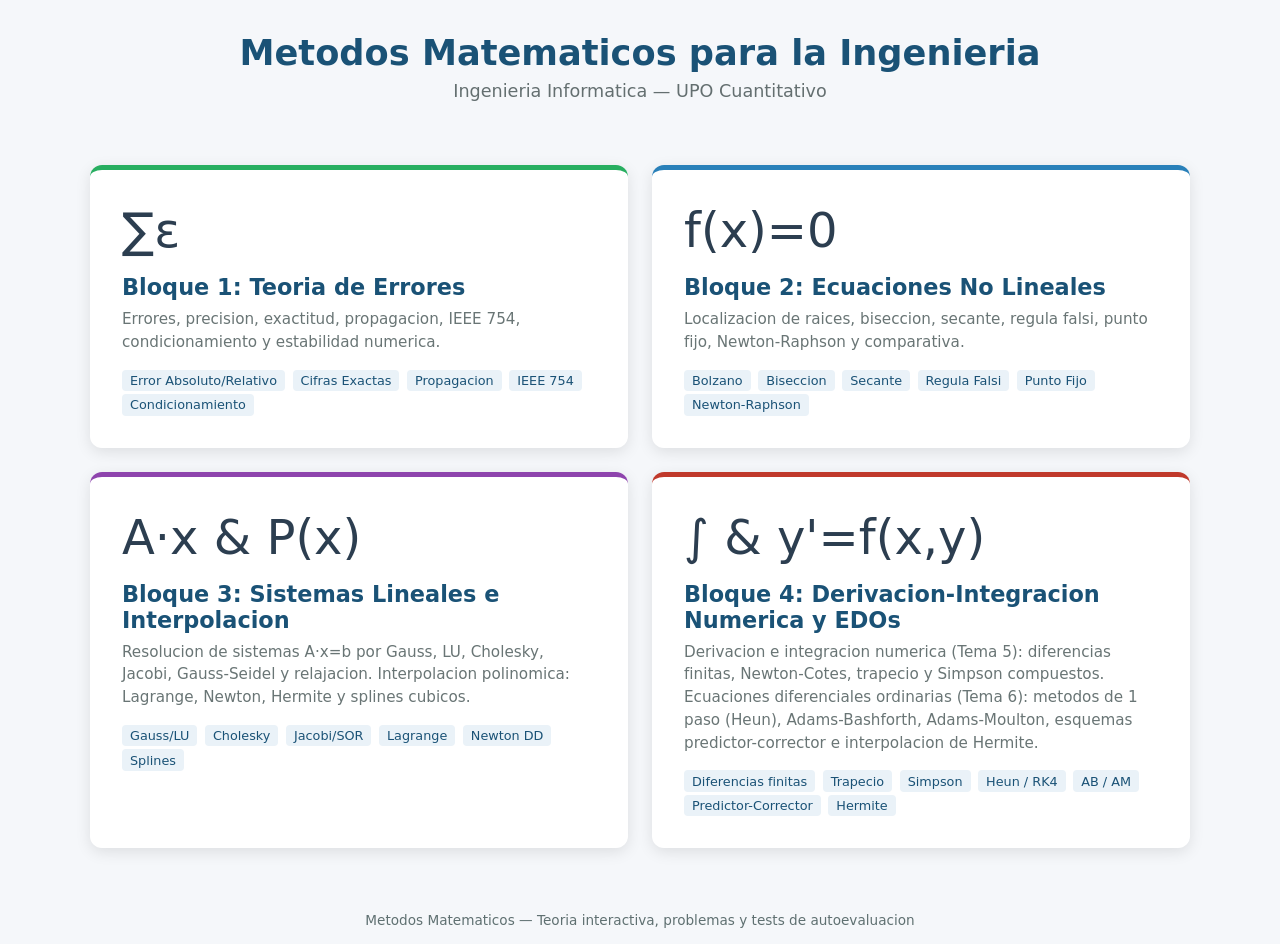
<file: index.html>
<!DOCTYPE html>
<html lang="es">
<head>
<meta charset="UTF-8">
<meta name="viewport" content="width=device-width, initial-scale=1.0">
<title>Metodos Matematicos</title>
<link rel="icon" href="data:image/svg+xml,<svg xmlns='http://www.w3.org/2000/svg' viewBox='0 0 100 100'><rect width='100' height='100' rx='15' fill='%231a5276'/><text x='50' y='72' font-size='50' text-anchor='middle' fill='white' font-family='serif'>MM</text></svg>">
<style>
:root{--pri:#1a5276;--pri-l:#2980b9;--bg:#f5f7fa;--card:#fff;--txt:#2c3e50;--sh:0 4px 15px rgba(0,0,0,.1);--r:12px}
*{margin:0;padding:0;box-sizing:border-box}
body{font-family:'Segoe UI',system-ui,sans-serif;background:var(--bg);color:var(--txt);min-height:100vh;display:flex;flex-direction:column;align-items:center;justify-content:center;position:relative;overflow-x:hidden}
body::before{content:'';position:fixed;top:0;left:0;width:100%;height:100%;z-index:-1;opacity:.04;background-image:url("data:image/svg+xml,%3Csvg xmlns='http://www.w3.org/2000/svg' width='800' height='600' viewBox='0 0 800 600'%3E%3Ctext x='30' y='50' font-size='28' fill='%231a5276' font-family='serif'%3E%E2%88%AB f(x)dx%3C/text%3E%3Ctext x='400' y='90' font-size='24' fill='%231a5276' font-family='serif'%3E%CE%B5 = %7Cx - x*%7C%3C/text%3E%3Ctext x='150' y='140' font-size='30' fill='%231a5276' font-family='serif'%3E%E2%88%91%3C/text%3E%3Ctext x='500' y='160' font-size='22' fill='%231a5276' font-family='serif'%3Ex%E2%82%99%E2%82%8A%E2%82%81 = x%E2%82%99 - f/f'%3C/text%3E%3Ctext x='50' y='220' font-size='26' fill='%231a5276' font-family='serif'%3E%CE%B1 %C2%B7 %CE%B2 %C2%B7 %CE%B3%3C/text%3E%3Ctext x='350' y='260' font-size='20' fill='%231a5276' font-family='serif'%3E(b-a)/2%E2%81%BF%3C/text%3E%3Ctext x='100' y='320' font-size='24' fill='%231a5276' font-family='serif'%3Ef(a)%C2%B7f(b)%3C0%3C/text%3E%3Ctext x='500' y='340' font-size='28' fill='%231a5276' font-family='serif'%3E%E2%88%9E%3C/text%3E%3Ctext x='250' y='400' font-size='22' fill='%231a5276' font-family='serif'%3E%7Cg'(x)%7C %E2%89%A4 k %3C 1%3C/text%3E%3Ctext x='600' y='420' font-size='26' fill='%231a5276' font-family='serif'%3E%CF%80 e %CF%86%3C/text%3E%3Ctext x='80' y='480' font-size='20' fill='%231a5276' font-family='serif'%3EEA %E2%89%A4 10%E2%81%BB%E1%B5%96%3C/text%3E%3Ctext x='450' y='520' font-size='24' fill='%231a5276' font-family='serif'%3E%CE%94x %E2%86%92 0%3C/text%3E%3Ctext x='200' y='560' font-size='28' fill='%231a5276' font-family='serif'%3Elim%3C/text%3E%3C/svg%3E");background-size:cover}
.header{text-align:center;padding:2rem;margin-bottom:2rem}
.header h1{font-size:2.2rem;color:var(--pri);margin-bottom:.5rem}
.header p{font-size:1.1rem;color:#7f8c8d}
.header .sub{font-size:.9rem;color:#95a5a6;margin-top:.3rem}
.cards{display:grid;grid-template-columns:1fr 1fr;gap:1.5rem;max-width:1100px;width:90%;margin:0 auto}
@media(max-width:1100px){.cards{grid-template-columns:1fr 1fr}}
.card{background:var(--card);border-radius:var(--r);padding:2rem;box-shadow:var(--sh);text-decoration:none;color:var(--txt);transition:transform .3s,box-shadow .3s;border-top:5px solid var(--pri)}
.card:hover{transform:translateY(-5px);box-shadow:0 8px 25px rgba(0,0,0,.15)}
.card .icon{font-size:3rem;margin-bottom:1rem;display:block}
.card h2{font-size:1.4rem;color:var(--pri);margin-bottom:.5rem}
.card p{font-size:.95rem;color:#7f8c8d;line-height:1.5}
.card .topics{margin-top:.8rem;font-size:.85rem;color:#95a5a6}
.card .topics span{display:inline-block;background:#eaf2f8;color:var(--pri);padding:.2rem .5rem;border-radius:4px;margin:.2rem .2rem 0 0;font-size:.8rem}
.card.b1{border-top-color:#27ae60}
.card.b2{border-top-color:#2980b9}
.card.b3{border-top-color:#8e44ad}
.card.b4{border-top-color:#c0392b}
.footer{margin-top:3rem;text-align:center;padding:1rem;font-size:.85rem;color:#95a5a6}
@media(max-width:600px){.cards{grid-template-columns:1fr}.header h1{font-size:1.6rem}}
</style>
<link rel="stylesheet" href="impeccable-fix.css?v=20261124">
</head>
<body>

<div class="header">
  <h1>Metodos Matematicos para la Ingenieria</h1>
  <p>Ingenieria Informatica &mdash; UPO Cuantitativo</p>
</div>

<div class="cards">
  <a href="Bloque1/index.html" class="card b1">
    <span class="icon">&#8721;&epsilon;</span>
    <h2>Bloque 1: Teoria de Errores</h2>
    <p>Errores, precision, exactitud, propagacion, IEEE 754, condicionamiento y estabilidad numerica.</p>
    <div class="topics">
      <span>Error Absoluto/Relativo</span>
      <span>Cifras Exactas</span>
      <span>Propagacion</span>
      <span>IEEE 754</span>
      <span>Condicionamiento</span>
    </div>
  </a>
  <a href="Bloque2/index.html" class="card b2">
    <span class="icon">f(x)=0</span>
    <h2>Bloque 2: Ecuaciones No Lineales</h2>
    <p>Localizacion de raices, biseccion, secante, regula falsi, punto fijo, Newton-Raphson y comparativa.</p>
    <div class="topics">
      <span>Bolzano</span>
      <span>Biseccion</span>
      <span>Secante</span>
      <span>Regula Falsi</span>
      <span>Punto Fijo</span>
      <span>Newton-Raphson</span>
    </div>
  </a>
  <a href="Bloque3/index.html" class="card b3">
    <span class="icon">A&middot;x &amp; P(x)</span>
    <h2>Bloque 3: Sistemas Lineales e Interpolacion</h2>
    <p>Resolucion de sistemas A&middot;x=b por Gauss, LU, Cholesky, Jacobi, Gauss-Seidel y relajacion. Interpolacion polinomica: Lagrange, Newton, Hermite y splines cubicos.</p>
    <div class="topics">
      <span>Gauss/LU</span>
      <span>Cholesky</span>
      <span>Jacobi/SOR</span>
      <span>Lagrange</span>
      <span>Newton DD</span>
      <span>Splines</span>
    </div>
  </a>
  <a href="Bloque 4/index.html" class="card b4">
    <span class="icon">&#8747; &amp; y'=f(x,y)</span>
    <h2>Bloque 4: Derivacion-Integracion Numerica y EDOs</h2>
    <p>Derivacion e integracion numerica (Tema 5): diferencias finitas, Newton-Cotes, trapecio y Simpson compuestos. Ecuaciones diferenciales ordinarias (Tema 6): metodos de 1 paso (Heun), Adams-Bashforth, Adams-Moulton, esquemas predictor-corrector e interpolacion de Hermite.</p>
    <div class="topics">
      <span>Diferencias finitas</span>
      <span>Trapecio</span>
      <span>Simpson</span>
      <span>Heun / RK4</span>
      <span>AB / AM</span>
      <span>Predictor-Corrector</span>
      <span>Hermite</span>
    </div>
  </a>
</div>

<div class="footer">
  Metodos Matematicos &mdash; Teoria interactiva, problemas y tests de autoevaluacion
</div>

</body>
</html>
</file>
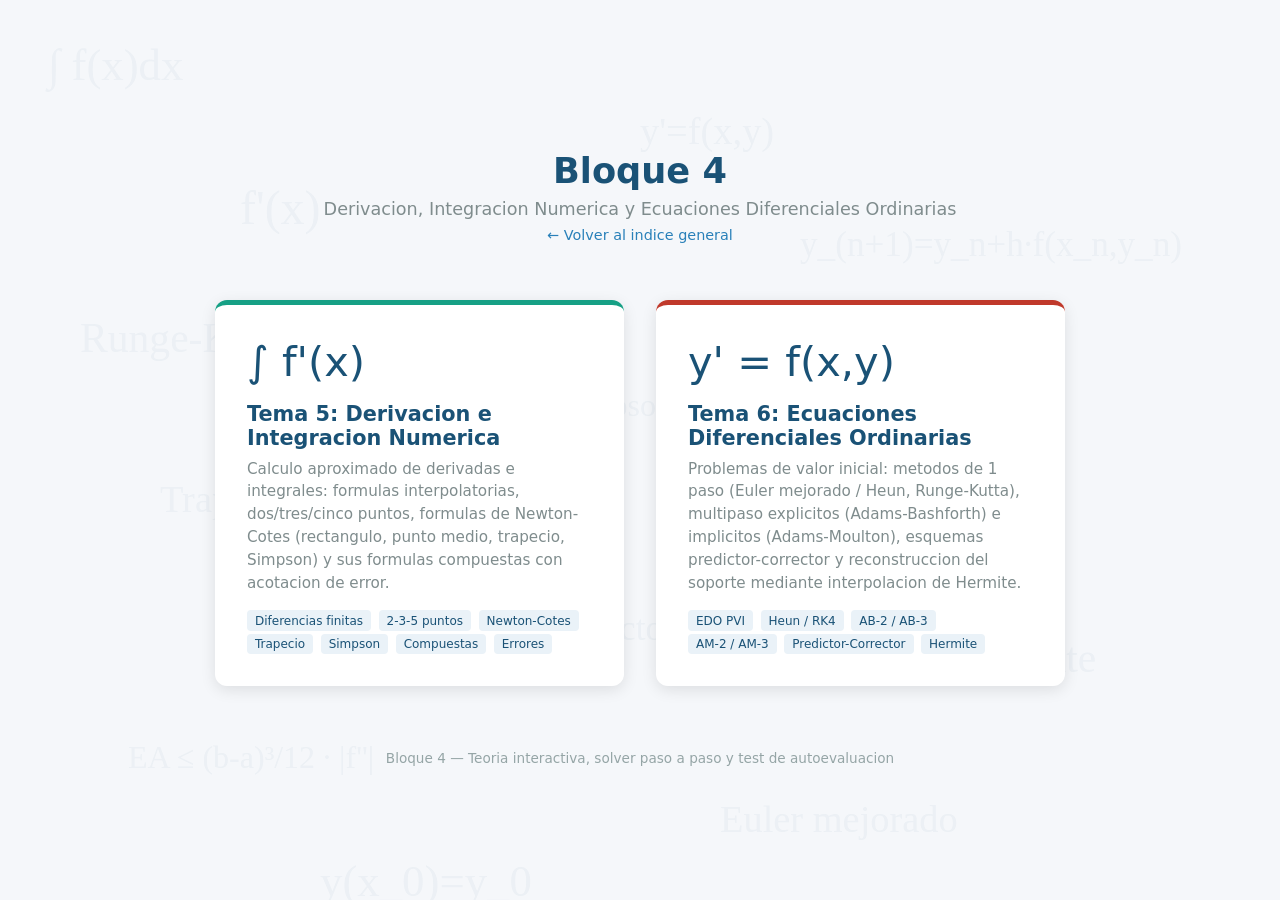
<file: Bloque 4/index.html>
<!DOCTYPE html>
<html lang="es">
<head>
<meta charset="UTF-8">
<meta name="viewport" content="width=device-width, initial-scale=1.0">
<title>Bloque 4 - Metodos Matematicos</title>
<link rel="icon" href="data:image/svg+xml,<svg xmlns='http://www.w3.org/2000/svg' viewBox='0 0 100 100'><rect width='100' height='100' rx='15' fill='%231a5276'/><text x='50' y='72' font-size='50' text-anchor='middle' fill='white' font-family='serif'>B4</text></svg>">
<style>
:root{--pri:#1a5276;--pri-l:#2980b9;--bg:#f5f7fa;--card:#fff;--txt:#2c3e50;--sh:0 4px 15px rgba(0,0,0,.1);--r:12px}
*{margin:0;padding:0;box-sizing:border-box}
body{font-family:'Segoe UI',system-ui,sans-serif;background:var(--bg);color:var(--txt);min-height:100vh;display:flex;flex-direction:column;align-items:center;justify-content:center;position:relative;overflow-x:hidden}
body::before{content:'';position:fixed;top:0;left:0;width:100%;height:100%;z-index:-1;opacity:.04;background-image:url("data:image/svg+xml,%3Csvg xmlns='http://www.w3.org/2000/svg' width='800' height='600' viewBox='0 0 800 600'%3E%3Ctext x='30' y='50' font-size='28' fill='%231a5276' font-family='serif'%3E%E2%88%AB f(x)dx%3C/text%3E%3Ctext x='400' y='90' font-size='24' fill='%231a5276' font-family='serif'%3Ey'=f(x,y)%3C/text%3E%3Ctext x='150' y='140' font-size='30' fill='%231a5276' font-family='serif'%3Ef'(x)%3C/text%3E%3Ctext x='500' y='160' font-size='22' fill='%231a5276' font-family='serif'%3Ey_(n+1)=y_n+h%C2%B7f(x_n,y_n)%3C/text%3E%3Ctext x='50' y='220' font-size='26' fill='%231a5276' font-family='serif'%3ERunge-Kutta%3C/text%3E%3Ctext x='350' y='260' font-size='20' fill='%231a5276' font-family='serif'%3ESimpson%3C/text%3E%3Ctext x='100' y='320' font-size='24' fill='%231a5276' font-family='serif'%3ETrapecio%3C/text%3E%3Ctext x='500' y='340' font-size='28' fill='%231a5276' font-family='serif'%3EAB - AM%3C/text%3E%3Ctext x='250' y='400' font-size='22' fill='%231a5276' font-family='serif'%3EPredictor-Corrector%3C/text%3E%3Ctext x='600' y='420' font-size='26' fill='%231a5276' font-family='serif'%3EHermite%3C/text%3E%3Ctext x='80' y='480' font-size='20' fill='%231a5276' font-family='serif'%3EEA %E2%89%A4 (b-a)%C2%B3/12 %C2%B7 |f''|%3C/text%3E%3Ctext x='450' y='520' font-size='24' fill='%231a5276' font-family='serif'%3EEuler mejorado%3C/text%3E%3Ctext x='200' y='560' font-size='28' fill='%231a5276' font-family='serif'%3Ey(x_0)=y_0%3C/text%3E%3C/svg%3E");background-size:cover}
.header{text-align:center;padding:2rem;margin-bottom:1.5rem}
.header h1{font-size:2.2rem;color:var(--pri);margin-bottom:.5rem}
.header p{font-size:1.1rem;color:#7f8c8d}
.header a{color:var(--pri-l);text-decoration:none;font-size:.9rem;display:inline-block;margin-top:.5rem}
.header a:hover{text-decoration:underline}
.cards{display:grid;grid-template-columns:1fr 1fr;gap:2rem;max-width:850px;width:90%;margin:0 auto}
.card{background:var(--card);border-radius:var(--r);padding:2rem;box-shadow:var(--sh);text-decoration:none;color:var(--txt);transition:transform .3s,box-shadow .3s;border-top:5px solid var(--pri)}
.card:hover{transform:translateY(-5px);box-shadow:0 8px 25px rgba(0,0,0,.15)}
.card .icon{font-size:2.6rem;margin-bottom:1rem;display:block;color:var(--pri)}
.card h2{font-size:1.3rem;color:var(--pri);margin-bottom:.5rem}
.card p{font-size:.95rem;color:#7f8c8d;line-height:1.5}
.card .topics{margin-top:.8rem;font-size:.85rem;color:#95a5a6}
.card .topics span{display:inline-block;background:#eaf2f8;color:var(--pri);padding:.2rem .5rem;border-radius:4px;margin:.2rem .2rem 0 0;font-size:.75rem}
.card.s1{border-top-color:#16a085}
.card.s2{border-top-color:#c0392b}
.footer{margin-top:3rem;text-align:center;padding:1rem;font-size:.85rem;color:#95a5a6}
@media(max-width:600px){.cards{grid-template-columns:1fr}.header h1{font-size:1.6rem}}
</style>
</head>
<body>

<div class="header">
  <h1>Bloque 4</h1>
  <p>Derivacion, Integracion Numerica y Ecuaciones Diferenciales Ordinarias</p>
  <a href="../index.html">&larr; Volver al indice general</a>
</div>

<div class="cards">
  <a href="Tema 5/index.html" class="card s1">
    <span class="icon">&#8747; f'(x)</span>
    <h2>Tema 5: Derivacion e Integracion Numerica</h2>
    <p>Calculo aproximado de derivadas e integrales: formulas interpolatorias, dos/tres/cinco puntos, formulas de Newton-Cotes (rectangulo, punto medio, trapecio, Simpson) y sus formulas compuestas con acotacion de error.</p>
    <div class="topics">
      <span>Diferencias finitas</span>
      <span>2-3-5 puntos</span>
      <span>Newton-Cotes</span>
      <span>Trapecio</span>
      <span>Simpson</span>
      <span>Compuestas</span>
      <span>Errores</span>
    </div>
  </a>
  <a href="Tema 6/index.html" class="card s2">
    <span class="icon">y' = f(x,y)</span>
    <h2>Tema 6: Ecuaciones Diferenciales Ordinarias</h2>
    <p>Problemas de valor inicial: metodos de 1 paso (Euler mejorado / Heun, Runge-Kutta), multipaso explicitos (Adams-Bashforth) e implicitos (Adams-Moulton), esquemas predictor-corrector y reconstruccion del soporte mediante interpolacion de Hermite.</p>
    <div class="topics">
      <span>EDO PVI</span>
      <span>Heun / RK4</span>
      <span>AB-2 / AB-3</span>
      <span>AM-2 / AM-3</span>
      <span>Predictor-Corrector</span>
      <span>Hermite</span>
    </div>
  </a>
</div>

<div class="footer">
  Bloque 4 &mdash; Teoria interactiva, solver paso a paso y test de autoevaluacion
</div>

</body>
</html>
</file>
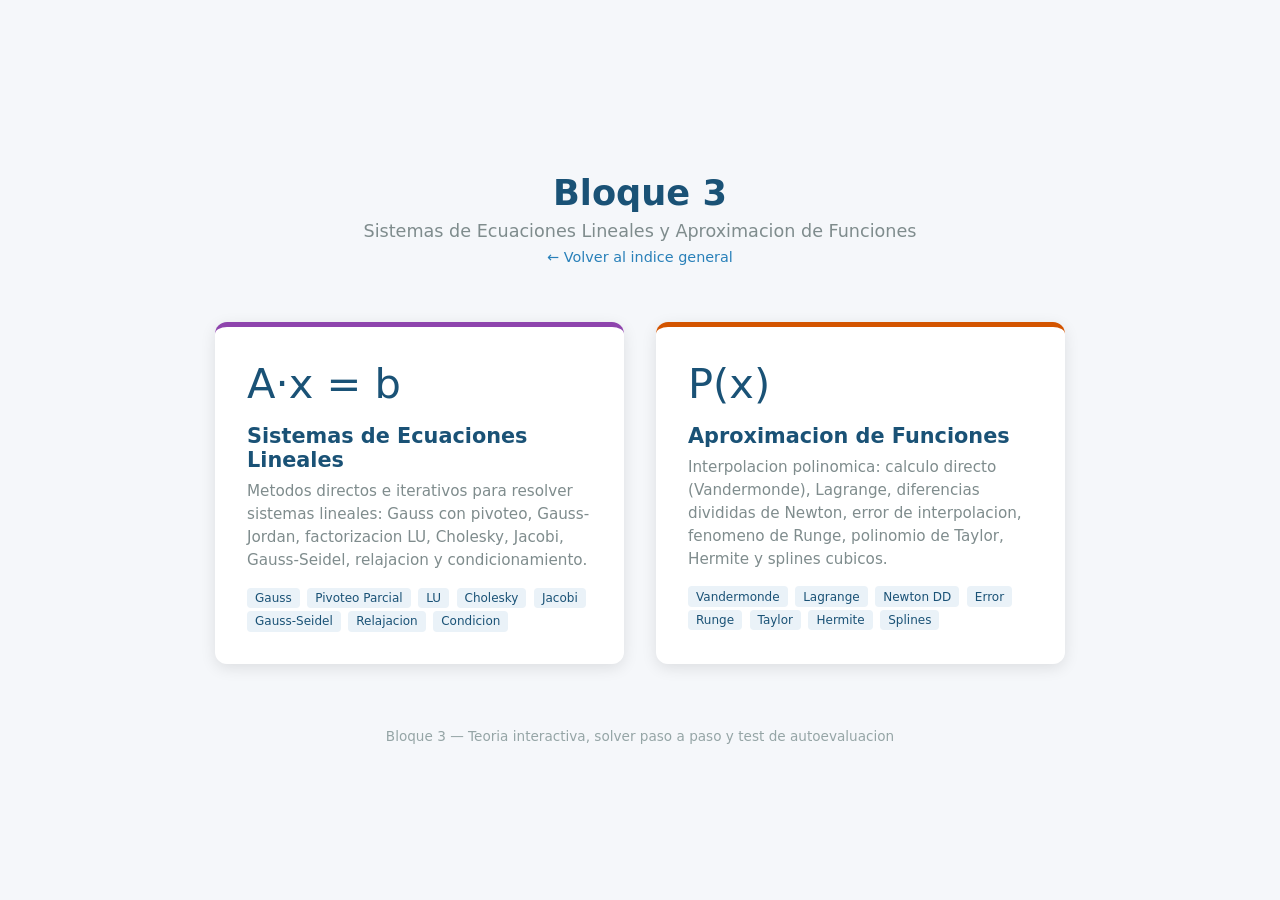
<file: Bloque3/index.html>
<!DOCTYPE html>
<html lang="es">
<head>
<meta charset="UTF-8">
<meta name="viewport" content="width=device-width, initial-scale=1.0">
<title>Bloque 3 - Metodos Matematicos</title>
<link rel="icon" href="data:image/svg+xml,<svg xmlns='http://www.w3.org/2000/svg' viewBox='0 0 100 100'><rect width='100' height='100' rx='15' fill='%231a5276'/><text x='50' y='72' font-size='50' text-anchor='middle' fill='white' font-family='serif'>B3</text></svg>">
<style>
:root{--pri:#1a5276;--pri-l:#2980b9;--bg:#f5f7fa;--card:#fff;--txt:#2c3e50;--sh:0 4px 15px rgba(0,0,0,.1);--r:12px}
*{margin:0;padding:0;box-sizing:border-box}
body{font-family:'Segoe UI',system-ui,sans-serif;background:var(--bg);color:var(--txt);min-height:100vh;display:flex;flex-direction:column;align-items:center;justify-content:center;position:relative;overflow-x:hidden}
body::before{content:'';position:fixed;top:0;left:0;width:100%;height:100%;z-index:-1;opacity:.04;background-image:url("data:image/svg+xml,%3Csvg xmlns='http://www.w3.org/2000/svg' width='800' height='600' viewBox='0 0 800 600'%3E%3Ctext x='30' y='50' font-size='28' fill='%231a5276' font-family='serif'%3EAx=b%3C/text%3E%3Ctext x='400' y='90' font-size='24' fill='%231a5276' font-family='serif'%3EL%C2%B7U%3C/text%3E%3Ctext x='150' y='140' font-size='30' fill='%231a5276' font-family='serif'%3E%CF%81(T)%3C1%3C/text%3E%3Ctext x='500' y='160' font-size='22' fill='%231a5276' font-family='serif'%3EP_n(x)=%CE%A3 f(x_i)%C2%B7L_i(x)%3C/text%3E%3Ctext x='50' y='220' font-size='26' fill='%231a5276' font-family='serif'%3Ef[x_0,x_1,...,x_n]%3C/text%3E%3Ctext x='350' y='260' font-size='20' fill='%231a5276' font-family='serif'%3E%CE%BA(A)=%E2%80%96A%E2%80%96%C2%B7%E2%80%96A%E2%81%BB%C2%B9%E2%80%96%3C/text%3E%3Ctext x='100' y='320' font-size='24' fill='%231a5276' font-family='serif'%3ES_i(x)=a+b(x-x_i)+c(x-x_i)%C2%B2%3C/text%3E%3Ctext x='500' y='340' font-size='28' fill='%231a5276' font-family='serif'%3E%CF%89%E2%88%88(0,2)%3C/text%3E%3Ctext x='250' y='400' font-size='22' fill='%231a5276' font-family='serif'%3EJacobi - Gauss-Seidel%3C/text%3E%3Ctext x='600' y='420' font-size='26' fill='%231a5276' font-family='serif'%3ESpline%3C/text%3E%3Ctext x='80' y='480' font-size='20' fill='%231a5276' font-family='serif'%3EE_A(x) %E2%89%A4 M%C2%B7%E2%88%8F%7Cx-x_i%7C/(n+1)!%3C/text%3E%3Ctext x='450' y='520' font-size='24' fill='%231a5276' font-family='serif'%3ELagrange - Newton%3C/text%3E%3Ctext x='200' y='560' font-size='28' fill='%231a5276' font-family='serif'%3ERunge%3C/text%3E%3C/svg%3E");background-size:cover}
.header{text-align:center;padding:2rem;margin-bottom:1.5rem}
.header h1{font-size:2.2rem;color:var(--pri);margin-bottom:.5rem}
.header p{font-size:1.1rem;color:#7f8c8d}
.header a{color:var(--pri-l);text-decoration:none;font-size:.9rem;display:inline-block;margin-top:.5rem}
.header a:hover{text-decoration:underline}
.cards{display:grid;grid-template-columns:1fr 1fr;gap:2rem;max-width:850px;width:90%;margin:0 auto}
.card{background:var(--card);border-radius:var(--r);padding:2rem;box-shadow:var(--sh);text-decoration:none;color:var(--txt);transition:transform .3s,box-shadow .3s;border-top:5px solid var(--pri)}
.card:hover{transform:translateY(-5px);box-shadow:0 8px 25px rgba(0,0,0,.15)}
.card .icon{font-size:2.6rem;margin-bottom:1rem;display:block;color:var(--pri)}
.card h2{font-size:1.3rem;color:var(--pri);margin-bottom:.5rem}
.card p{font-size:.95rem;color:#7f8c8d;line-height:1.5}
.card .topics{margin-top:.8rem;font-size:.85rem;color:#95a5a6}
.card .topics span{display:inline-block;background:#eaf2f8;color:var(--pri);padding:.2rem .5rem;border-radius:4px;margin:.2rem .2rem 0 0;font-size:.75rem}
.card.s1{border-top-color:#8e44ad}
.card.s2{border-top-color:#d35400}
.footer{margin-top:3rem;text-align:center;padding:1rem;font-size:.85rem;color:#95a5a6}
@media(max-width:600px){.cards{grid-template-columns:1fr}.header h1{font-size:1.6rem}}
</style>
</head>
<body>

<div class="header">
  <h1>Bloque 3</h1>
  <p>Sistemas de Ecuaciones Lineales y Aproximacion de Funciones</p>
  <a href="../index.html">&larr; Volver al indice general</a>
</div>

<div class="cards">
  <a href="Tema 3/index.html" class="card s1">
    <span class="icon">A&middot;x = b</span>
    <h2>Sistemas de Ecuaciones Lineales</h2>
    <p>Metodos directos e iterativos para resolver sistemas lineales: Gauss con pivoteo, Gauss-Jordan, factorizacion LU, Cholesky, Jacobi, Gauss-Seidel, relajacion y condicionamiento.</p>
    <div class="topics">
      <span>Gauss</span>
      <span>Pivoteo Parcial</span>
      <span>LU</span>
      <span>Cholesky</span>
      <span>Jacobi</span>
      <span>Gauss-Seidel</span>
      <span>Relajacion</span>
      <span>Condicion</span>
    </div>
  </a>
  <a href="Tema 4/index.html" class="card s2">
    <span class="icon">P(x)</span>
    <h2>Aproximacion de Funciones</h2>
    <p>Interpolacion polinomica: calculo directo (Vandermonde), Lagrange, diferencias divididas de Newton, error de interpolacion, fenomeno de Runge, polinomio de Taylor, Hermite y splines cubicos.</p>
    <div class="topics">
      <span>Vandermonde</span>
      <span>Lagrange</span>
      <span>Newton DD</span>
      <span>Error</span>
      <span>Runge</span>
      <span>Taylor</span>
      <span>Hermite</span>
      <span>Splines</span>
    </div>
  </a>
</div>

<div class="footer">
  Bloque 3 &mdash; Teoria interactiva, solver paso a paso y test de autoevaluacion
</div>

</body>
</html>
</file>
<file: impeccable-fix.css>
/* Correcciones de legibilidad (impeccable detect), 2026-11-24. Solo color y tamaño de letra.
   Para deshacerlas: quitar el <link> a este fichero en el HTML. */
a.card.b1 > p { color: #697575 !important; }
a.card.b2 > p { color: #697575 !important; }
a.card.b3 > p { color: #697575 !important; }
a.card.b4 > p { color: #697575 !important; }
div.footer { color: #5f7071 !important; }
div.header > p { color: #646f70 !important; }
</file>
